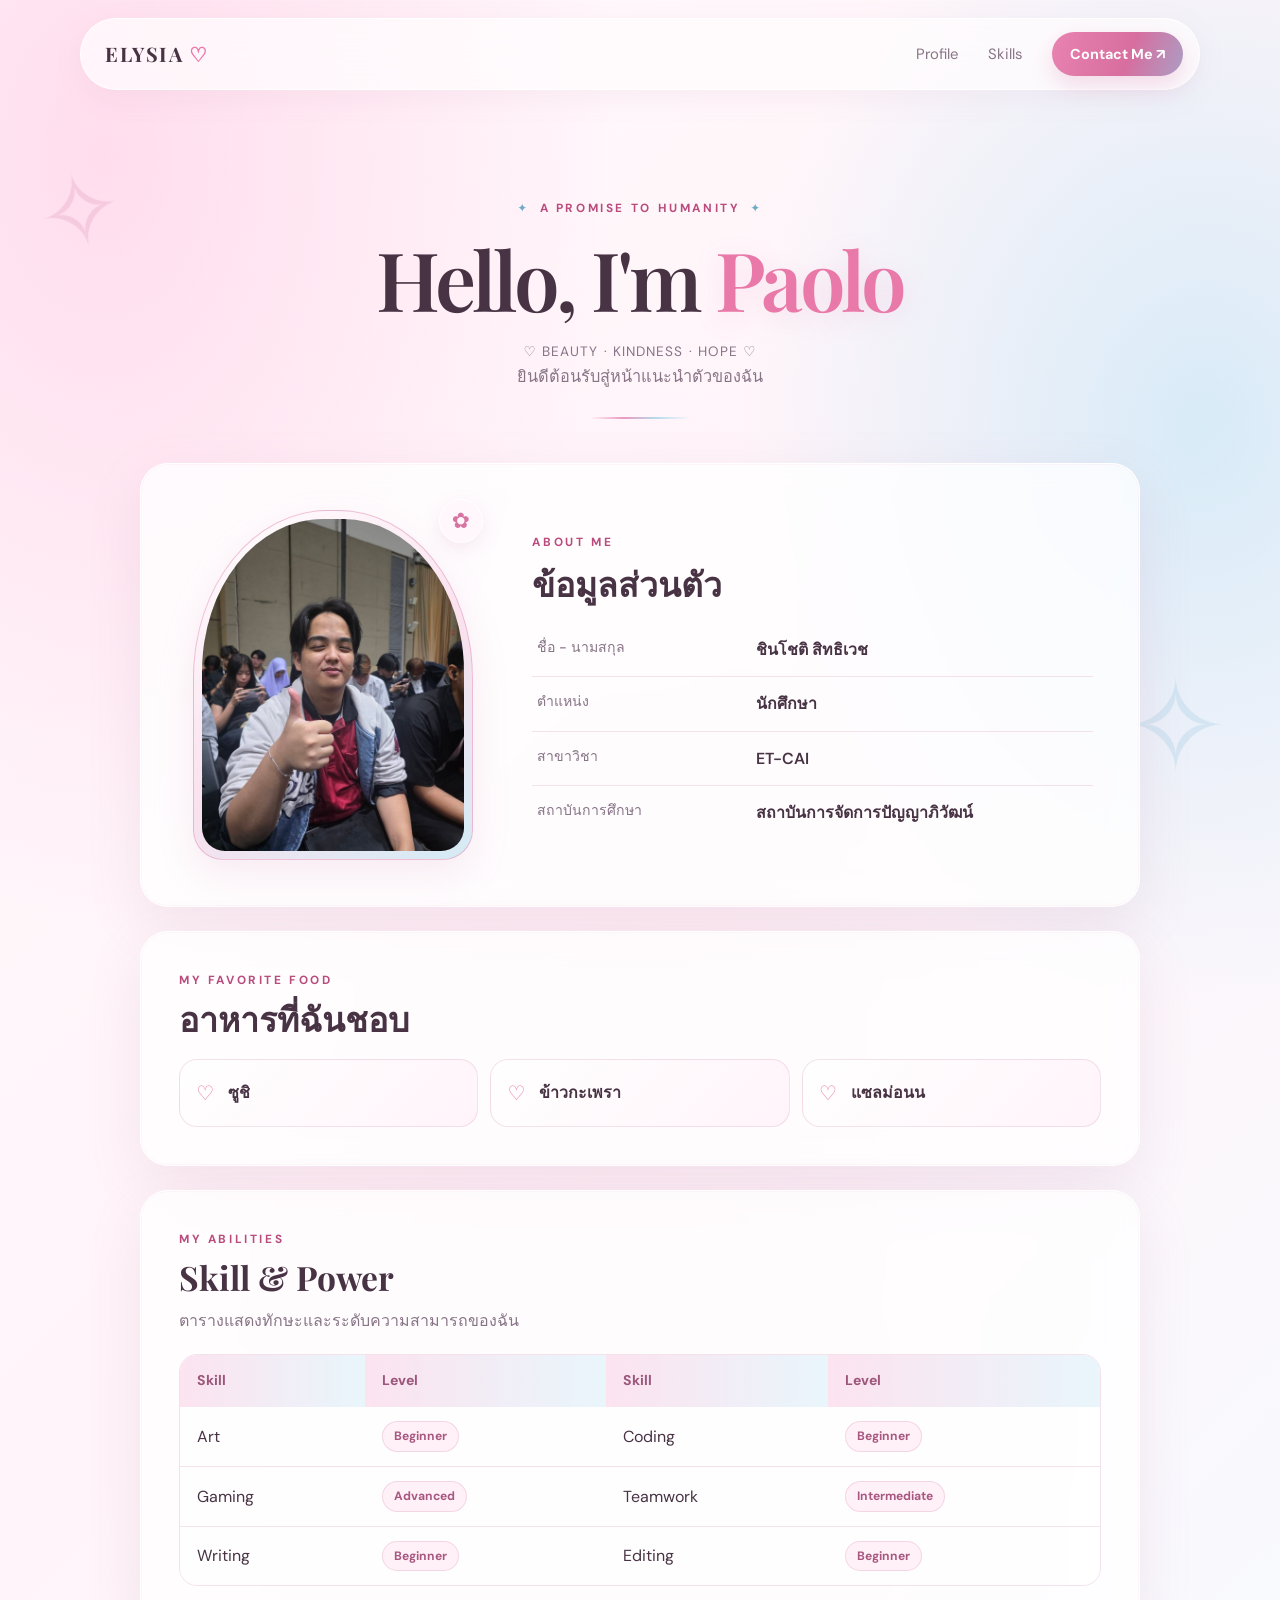
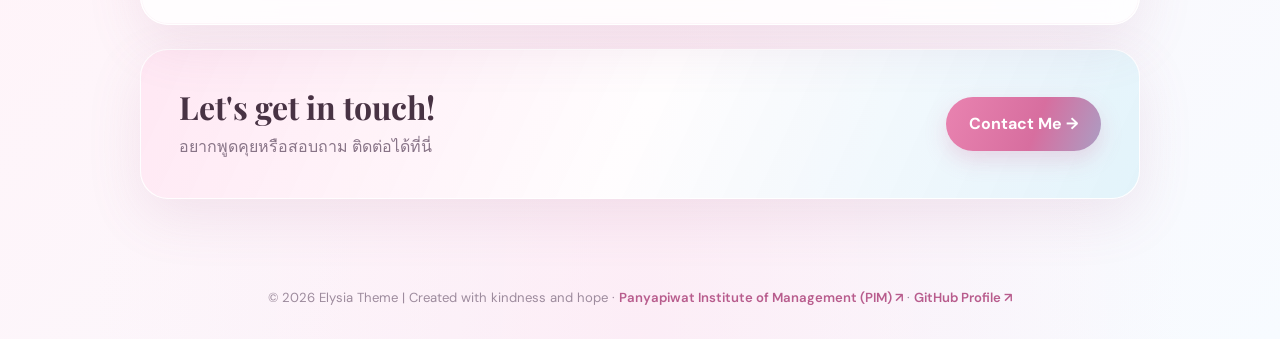
<file: index.html>
<!DOCTYPE html>
<html lang="th">
<head>
    <meta charset="UTF-8">
    <meta name="viewport" content="width=device-width, initial-scale=1.0">
    <meta name="theme-color" content="#fff4f9">
    <meta name="description" content="A soft, Elysia-inspired personal profile — a promise to humanity.">
    <title>Elysia — A Promise to Humanity | Profile</title>
    <link rel="stylesheet" href="styles.css">
</head>
<body>
    <header class="navbar">
        <a href="index.html" class="logo">ELYSIA<span>♡</span></a>
        <nav>
            <a href="#profile">Profile</a>
            <a href="#skills">Skills</a>
            <a href="Contact.html" class="nav-button">Contact Me ↗</a>
        </nav>
    </header>

    <main class="container">
        <section class="hero" id="profile">
            <p class="eyebrow">A PROMISE TO HUMANITY</p>
            <h1>Hello, I'm <span>Paolo</span></h1>
            <p class="intro" style="margin-top: 8px; font-size: .85rem; letter-spacing: .08em;">♡ BEAUTY · KINDNESS · HOPE ♡</p>
            <p class="intro">ยินดีต้อนรับสู่หน้าแนะนำตัวของฉัน</p>
        </section>

        <section class="profile-card">
            <div class="profile-photo">
                <!-- เปลี่ยน profile.jpg เป็นชื่อไฟล์รูปของตัวเอง -->
                <img src="prof.jpg" alt="รูปโปรไฟล์ของฉัน">
            </div>

            <div class="profile-info">
                <p class="eyebrow">ABOUT ME</p>
                <h2>ข้อมูลส่วนตัว</h2>

                <table class="info-table">
                    <tr>
                        <th>ชื่อ - นามสกุล</th>
                        <td>ชินโชติ สิทธิเวช</td>
                    </tr>
                    <tr>
                        <th>ตำแหน่ง</th>
                        <td>นักศึกษา</td>
                    </tr>
                    <tr>
                        <th>สาขาวิชา</th>
                        <td>ET-CAI</td>
                    </tr>
                    <tr>
                        <th>สถาบันการศึกษา</th>
                        <td>สถาบันการจัดการปัญญาภิวัฒน์</td>
                    </tr>
                </table>
            </div>
        </section>

        <section class="content-card">
            <p class="eyebrow">MY FAVORITE FOOD</p>
            <h2>อาหารที่ฉันชอบ </h2>
            <ol class="food-list">
                <li>ซูชิ</li>
                <li>ข้าวกะเพรา</li>
                <li>แซลม่อนน</li>
            </ol>
        </section>

        <section class="content-card" id="skills">
            <p class="eyebrow">MY ABILITIES</p>
            <h2>Skill & Power </h2>
            <p class="section-description">
                ตารางแสดงทักษะและระดับความสามารถของฉัน
            </p>

            <div class="table-wrapper">
                <table class="skill-table">
                    <thead>
                        <tr>
                            <th>Skill</th>
                            <th>Level</th>
                            <th>Skill</th>
                            <th>Level</th>
                        </tr>
                    </thead>
                    <tbody>
                        <tr>
                            <td>Art</td>
                            <td><span class="level">Beginner</span></td>
                            <td>Coding</td>
                            <td><span class="level">Beginner</span></td>
                        </tr>
                        <tr>
                            <td>Gaming</td>
                            <td><span class="level">Advanced</span></td>
                            <td>Teamwork</td>
                            <td><span class="level">Intermediate</span></td>
                        </tr>
                        <tr>
                            <td>Writing</td>
                            <td><span class="level">Beginner</span></td>
                            <td>Editing</td>
                            <td><span class="level">Beginner</span></td>
                        </tr>
                    </tbody>
                </table>
            </div>
        </section>

        <section class="contact-banner">
            <div>
                <h2>Let's get in touch!</h2>
                <p>อยากพูดคุยหรือสอบถาม ติดต่อได้ที่นี่</p>
            </div>
            <a href="Contact.html" class="primary-button">Contact Me →</a>
        </section>
    </main>

    <footer>
        <p>© 2026 Elysia Theme | Created with kindness and hope · <a class="footer-link" href="https://www.pim.ac.th" target="_blank" rel="noopener noreferrer">Panyapiwat Institute of Management (PIM) ↗</a> · <a class="footer-link" href="https://github.com/chinachot12-afk" target="_blank" rel="noopener noreferrer">GitHub Profile ↗</a></p>
    </footer>
</body>
</html>
</file>
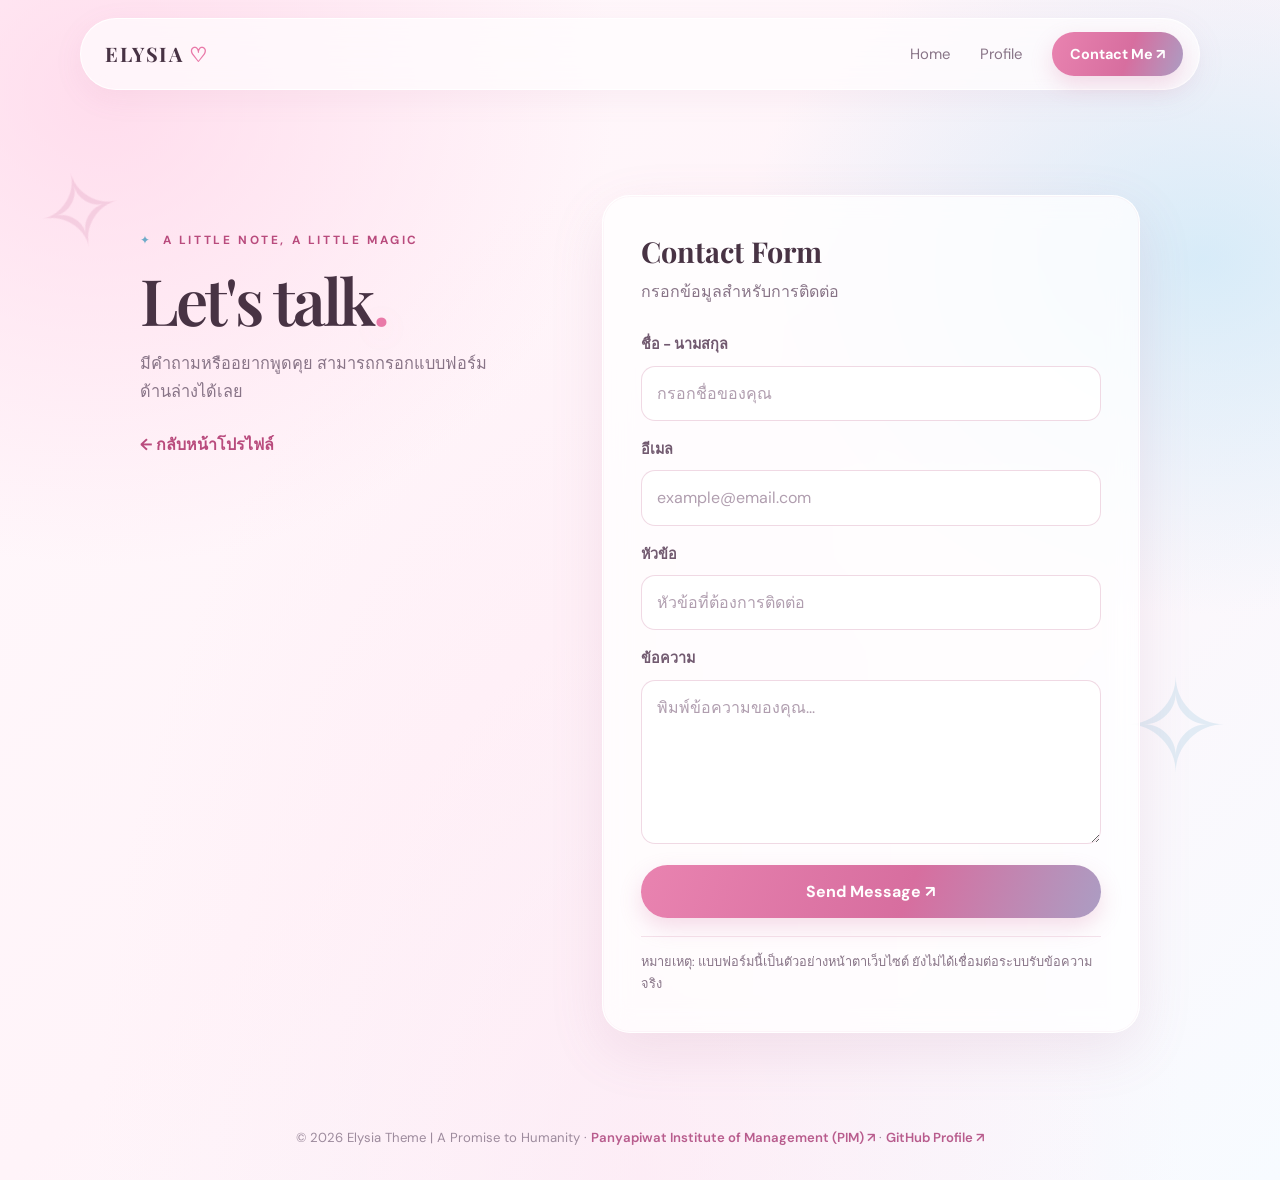
<file: Contact.html>
<!DOCTYPE html>
<html lang="th">
<head>
    <meta charset="UTF-8">
    <meta name="viewport" content="width=device-width, initial-scale=1.0">
    <meta name="theme-color" content="#fff4f9">
    <meta name="description" content="Get in touch in a soft, Elysia-inspired space.">
    <title>Elysia — Contact</title>
    <link rel="stylesheet" href="styles.css">
</head>
<body>
    <header class="navbar">
        <a href="index.html" class="logo">ELYSIA<span>♡</span></a>
        <nav>
            <a href="index.html">Home</a>
            <a href="index.html#profile">Profile</a>
            <a href="Contact.html" class="nav-button">Contact Me ↗</a>
        </nav>
    </header>

    <main class="container contact-layout">
        <section class="contact-heading">
            <p class="eyebrow">A LITTLE NOTE, A LITTLE MAGIC</p>
            <h1>Let's talk<span>.</span></h1>
            <p>มีคำถามหรืออยากพูดคุย สามารถกรอกแบบฟอร์มด้านล่างได้เลย</p>
            <a href="index.html" class="back-link">← กลับหน้าโปรไฟล์</a>
        </section>

        <section class="contact-card">
            <h2>Contact Form</h2>
            <p class="section-description">กรอกข้อมูลสำหรับการติดต่อ</p>

            <form action="#" method="get">
                <label for="name">ชื่อ - นามสกุล</label>
                <input type="text" id="name" name="name"
                       placeholder="กรอกชื่อของคุณ" required>

                <label for="email">อีเมล</label>
                <input type="email" id="email" name="email"
                       placeholder="example@email.com" required>

                <label for="subject">หัวข้อ</label>
                <input type="text" id="subject" name="subject"
                       placeholder="หัวข้อที่ต้องการติดต่อ" required>

                <label for="message">ข้อความ</label>
                <textarea id="message" name="message" rows="5"
                          placeholder="พิมพ์ข้อความของคุณ..." required></textarea>

                <button type="submit" class="primary-button submit-button">
                    Send Message ↗
                </button>
            </form>

            <p class="form-note">
                หมายเหตุ: แบบฟอร์มนี้เป็นตัวอย่างหน้าตาเว็บไซต์
                ยังไม่ได้เชื่อมต่อระบบรับข้อความจริง
            </p>
        </section>
    </main>

    <footer>
        <p>© 2026 Elysia Theme | A Promise to Humanity · <a class="footer-link" href="https://www.pim.ac.th" target="_blank" rel="noopener noreferrer">Panyapiwat Institute of Management (PIM) ↗</a> · <a class="footer-link" href="https://github.com/chinachot12-afk" target="_blank" rel="noopener noreferrer">GitHub Profile ↗</a></p>
    </footer>
</body>
</html>
</file>
<file: styles.css>
/* Elysia-inspired theme — soft rose, pearl, and crystal blue */
@import url('https://fonts.googleapis.com/css2?family=DM+Sans:wght@400;500;600;700&family=Playfair+Display:wght@500;600;700&display=swap');

:root {
    color-scheme: light;
    --rose: #e979a8;
    --rose-deep: #b94b7d;
    --rose-soft: #fbe3ee;
    --pink-glass: rgba(255, 255, 255, 0.78);
    --pearl: #fffafc;
    --ink: #483344;
    --muted: #887487;
    --blue: #b9dff1;
    --blue-deep: #6eabc9;
    --line: rgba(211, 143, 177, 0.25);
    --shadow: 0 18px 55px rgba(166, 101, 138, 0.12);
    --radius-lg: 28px;
    --radius-md: 18px;
}

* { box-sizing: border-box; }
html { scroll-behavior: smooth; }
body {
    margin: 0;
    min-height: 100vh;
    color: var(--ink);
    font-family: 'DM Sans', 'Noto Sans Thai', system-ui, -apple-system, sans-serif;
    line-height: 1.7;
    background:
        radial-gradient(ellipse at 8% 8%, rgba(255, 210, 231, .72), transparent 32rem),
        radial-gradient(ellipse at 94% 22%, rgba(195, 230, 247, .65), transparent 29rem),
        radial-gradient(ellipse at 50% 100%, rgba(255, 226, 240, .5), transparent 34rem),
        linear-gradient(135deg, #fff9fc 0%, #fff4f9 48%, #f7fbff 100%);
    overflow-x: hidden;
}

body::before, body::after {
    position: fixed;
    z-index: -1;
    pointer-events: none;
    content: '✧';
    color: rgba(211, 126, 169, .22);
    font-family: Georgia, serif;
    line-height: 1;
}
body::before { top: 18%; left: 3%; font-size: clamp(3rem, 8vw, 7rem); transform: rotate(-14deg); }
body::after { right: 4%; bottom: 12%; font-size: clamp(4rem, 10vw, 9rem); color: rgba(125, 183, 213, .2); }

a { color: inherit; text-decoration: none; }
button, input, textarea { font: inherit; }

.navbar {
    position: sticky;
    top: 0;
    z-index: 10;
    display: flex;
    align-items: center;
    justify-content: space-between;
    gap: 24px;
    width: min(1120px, calc(100% - 40px));
    margin: 18px auto 0;
    padding: 13px 16px 13px 24px;
    border: 1px solid rgba(255, 255, 255, .9);
    border-radius: 999px;
    background: rgba(255, 252, 254, .74);
    box-shadow: 0 8px 30px rgba(173, 117, 149, .08);
    backdrop-filter: blur(18px);
}
.logo {
    font-family: 'Playfair Display', Georgia, serif;
    font-size: 1.25rem;
    font-weight: 700;
    letter-spacing: .08em;
    white-space: nowrap;
}
.logo span { color: var(--rose); margin-left: 5px; }
.navbar nav { display: flex; align-items: center; gap: clamp(12px, 2.6vw, 30px); }
.navbar nav a:not(.nav-button) {
    color: var(--muted);
    font-size: .93rem;
    transition: color .2s ease;
}
.navbar nav a:not(.nav-button):hover { color: var(--rose-deep); }
.nav-button, .primary-button {
    display: inline-flex;
    align-items: center;
    justify-content: center;
    gap: 8px;
    border: 0;
    border-radius: 999px;
    color: white;
    font-weight: 700;
    background: linear-gradient(110deg, #e983b0 0%, #d76e9f 58%, #8cbfdd 130%);
    box-shadow: 0 9px 22px rgba(212, 112, 159, .24);
    transition: transform .2s ease, box-shadow .2s ease, filter .2s ease;
}
.nav-button { padding: 10px 18px; font-size: .9rem; }
.primary-button { padding: 13px 23px; cursor: pointer; }
.nav-button:hover, .primary-button:hover { transform: translateY(-2px); box-shadow: 0 13px 27px rgba(212, 112, 159, .3); filter: saturate(1.08); }

.container { width: min(1000px, calc(100% - 40px)); margin: 0 auto; }
.hero, .contact-heading { position: relative; text-align: center; }
.hero { padding: clamp(62px, 9vw, 108px) 0 44px; }
.eyebrow {
    margin: 0 0 11px;
    color: var(--rose-deep);
    font-size: .74rem;
    font-weight: 700;
    letter-spacing: .22em;
    text-transform: uppercase;
}
.hero .eyebrow::before, .contact-heading .eyebrow::before { content: '✦'; padding-right: 10px; color: var(--blue-deep); }
.hero .eyebrow::after, .contact-heading .eyebrow::after { content: '✦'; padding-left: 10px; color: var(--blue-deep); }
h1, h2 { margin-top: 0; line-height: 1.2; }
h1, h2, .content-card h2, .profile-info h2, .contact-card h2 {
    font-family: 'Playfair Display', Georgia, 'Noto Serif Thai', serif;
}
.hero h1, .contact-heading h1 {
    margin-bottom: 12px;
    font-size: clamp(2.7rem, 7.3vw, 5.1rem);
    font-weight: 600;
    letter-spacing: -.045em;
}
.hero h1 span, .contact-heading h1 span {
    color: var(--rose);
    text-shadow: 0 6px 28px rgba(230, 121, 168, .18);
}
.intro, .contact-heading > p:not(.eyebrow) { margin: 0; color: var(--muted); font-size: 1.02rem; }
.hero::after {
    display: block;
    width: 100px;
    height: 2px;
    margin: 27px auto 0;
    content: '';
    border-radius: 9px;
    background: linear-gradient(90deg, transparent, #e99ac0, #b7dcec, transparent);
}

.profile-card, .content-card, .contact-card {
    border: 1px solid rgba(255, 255, 255, .94);
    border-radius: var(--radius-lg);
    background: var(--pink-glass);
    box-shadow: var(--shadow), inset 0 0 0 1px rgba(231, 181, 204, .11);
    backdrop-filter: blur(14px);
}
.profile-card {
    display: grid;
    grid-template-columns: minmax(210px, .78fr) 1.5fr;
    align-items: center;
    gap: clamp(24px, 5vw, 54px);
    padding: clamp(24px, 4vw, 46px);
}
.profile-photo {
    position: relative;
    width: min(100%, 280px);
    aspect-ratio: 4 / 5;
    justify-self: center;
    padding: 8px;
    border: 1px solid rgba(226, 144, 182, .52);
    border-radius: 48% 48% 30px 30px;
    background: linear-gradient(145deg, rgba(255,255,255,.95), rgba(249,220,235,.86) 55%, rgba(198,229,242,.75));
    box-shadow: 0 14px 36px rgba(198, 130, 165, .15);
}
.profile-photo::before {
    position: absolute;
    top: -12px;
    right: -11px;
    z-index: 1;
    display: grid;
    width: 42px;
    height: 42px;
    place-items: center;
    content: '✿';
    color: #d774a1;
    border: 1px solid white;
    border-radius: 50%;
    background: #fff7fb;
    box-shadow: 0 6px 18px rgba(190, 115, 153, .15);
    font-size: 1.35rem;
}
.profile-photo img {
    display: block;
    width: 100%;
    height: 100%;
    object-fit: cover;
    border-radius: 46% 46% 23px 23px;
    background: linear-gradient(145deg, #f8ddeb, #d7edf7);
}
.profile-info h2, .content-card h2 { margin-bottom: 20px; font-size: clamp(1.65rem, 3.8vw, 2.1rem); }
.info-table { width: 100%; border-collapse: collapse; }
.info-table tr + tr { border-top: 1px solid var(--line); }
.info-table th, .info-table td { padding: 13px 5px; text-align: left; vertical-align: top; }
.info-table th { width: 39%; color: var(--muted); font-size: .88rem; font-weight: 500; }
.info-table td { font-weight: 600; }

.content-card { margin-top: 24px; padding: clamp(24px, 4vw, 38px); }
.content-card > .eyebrow { margin-bottom: 8px; }
.food-list { display: grid; grid-template-columns: repeat(3, 1fr); gap: 12px; margin: 0; padding: 0; list-style: none; counter-reset: food; }
.food-list li {
    position: relative;
    display: flex;
    align-items: center;
    min-height: 68px;
    padding: 16px 17px 16px 48px;
    border: 1px solid var(--line);
    border-radius: var(--radius-md);
    background: linear-gradient(135deg, rgba(255,255,255,.88), rgba(255,239,247,.7));
    font-weight: 600;
    counter-increment: food;
}
.food-list li::before {
    position: absolute;
    left: 16px;
    color: var(--rose);
    content: '♡';
    font-size: 1.25rem;
}
.section-description { margin-top: -10px; margin-bottom: 20px; color: var(--muted); }
.table-wrapper { overflow-x: auto; border: 1px solid var(--line); border-radius: 18px; }
.skill-table { width: 100%; border-collapse: collapse; background: rgba(255,255,255,.56); }
.skill-table th { color: #9d567b; background: linear-gradient(90deg, rgba(251,222,237,.85), rgba(224,242,250,.72)); font-size: .88rem; font-weight: 700; }
.skill-table th, .skill-table td { padding: 14px 17px; text-align: left; }
.skill-table tbody tr + tr { border-top: 1px solid var(--line); }
.skill-table tbody tr { transition: background .2s ease; }
.skill-table tbody tr:hover { background: rgba(255, 236, 246, .65); }
.level { display: inline-block; padding: 4px 11px; border: 1px solid rgba(216, 141, 177, .28); border-radius: 999px; color: #a85880; background: #fff1f7; font-size: .76rem; font-weight: 700; white-space: nowrap; }

.contact-banner {
    display: flex;
    align-items: center;
    justify-content: space-between;
    gap: 24px;
    margin: 24px 0 64px;
    padding: clamp(25px, 4vw, 38px);
    border: 1px solid rgba(255,255,255,.92);
    border-radius: var(--radius-lg);
    background: linear-gradient(115deg, rgba(255,230,242,.9), rgba(255,255,255,.84) 50%, rgba(223,242,250,.9));
    box-shadow: var(--shadow);
}
.contact-banner h2 { margin-bottom: 6px; font-size: clamp(1.5rem, 3.5vw, 2rem); }
.contact-banner p { margin: 0; color: var(--muted); }

.contact-layout { display: grid; grid-template-columns: .85fr 1.15fr; align-items: start; gap: clamp(28px, 5vw, 64px); padding-top: clamp(60px, 9vw, 105px); padding-bottom: 70px; }
.contact-heading { position: sticky; top: 120px; padding-top: 35px; text-align: left; }
.contact-heading .eyebrow::before { padding-left: 0; }
.contact-heading .eyebrow::after { content: ''; padding: 0; }
.contact-heading h1 { font-size: clamp(2.7rem, 5vw, 4.2rem); }
.contact-heading > p:not(.eyebrow) { max-width: 360px; }
.back-link { display: inline-flex; margin-top: 25px; color: var(--rose-deep); font-weight: 700; transition: transform .2s ease; }
.back-link:hover { transform: translateX(-3px); }
.contact-card { padding: clamp(24px, 4vw, 38px); }
.contact-card h2 { margin-bottom: 9px; font-size: 1.8rem; }
.contact-card .section-description { margin-top: 0; }
.contact-card form { display: grid; gap: 9px; }
.contact-card label { margin-top: 7px; color: #725a70; font-size: .9rem; font-weight: 700; }
.contact-card input, .contact-card textarea {
    width: 100%;
    padding: 13px 15px;
    border: 1px solid rgba(211, 143, 177, .34);
    border-radius: 14px;
    outline: none;
    color: var(--ink);
    background: rgba(255,255,255,.82);
    transition: border-color .2s ease, box-shadow .2s ease, background .2s ease;
}
.contact-card input::placeholder, .contact-card textarea::placeholder { color: #b09eaf; }
.contact-card input:focus, .contact-card textarea:focus { border-color: var(--rose); background: white; box-shadow: 0 0 0 4px rgba(233, 121, 168, .13); }
.contact-card textarea { min-height: 130px; resize: vertical; }
.submit-button { margin-top: 12px; width: 100%; }
.form-note { margin: 18px 0 0; padding-top: 14px; border-top: 1px solid var(--line); color: var(--muted); font-size: .8rem; }

footer { padding: 24px 20px 30px; color: #9d8b9d; text-align: center; font-size: .82rem; }
footer p { margin: 0; }
.footer-link { color: #b85c8d; text-decoration: none; font-weight: 600; transition: color .2s ease; }
.footer-link:hover { color: #6eabc9; text-decoration: underline; text-underline-offset: 3px; }

::selection { color: #743c5d; background: #f9d2e4; }
:focus-visible { outline: 3px solid rgba(110,171,201,.7); outline-offset: 3px; }

@media (max-width: 760px) {
    .navbar { width: calc(100% - 24px); margin-top: 10px; padding: 10px 12px 10px 18px; }
    .navbar nav { gap: 12px; }
    .navbar nav a:not(.nav-button) { font-size: .82rem; }
    .nav-button { padding: 9px 13px; font-size: .8rem; }
    .container { width: calc(100% - 28px); }
    .profile-card { grid-template-columns: 1fr; }
    .profile-photo { width: min(68%, 245px); aspect-ratio: 4 / 4.5; }
    .profile-info h2 { text-align: center; }
    .profile-info > .eyebrow { text-align: center; }
    .food-list { grid-template-columns: 1fr; }
    .food-list li { min-height: 56px; }
    .contact-layout { grid-template-columns: 1fr; gap: 25px; padding-top: 45px; }
    .contact-heading { position: static; padding-top: 0; text-align: center; }
    .contact-heading > p:not(.eyebrow) { margin-inline: auto; }
    .contact-banner { align-items: flex-start; flex-direction: column; margin-bottom: 40px; }
}
@media (max-width: 430px) {
    .logo { font-size: 1rem; }
    .navbar { gap: 8px; }
    .navbar nav { gap: 9px; }
    .navbar nav a:not(.nav-button) { font-size: .75rem; }
    .nav-button { padding: 8px 10px; font-size: .73rem; }
    .info-table th, .info-table td { padding: 11px 4px; font-size: .84rem; }
    .skill-table th, .skill-table td { padding: 12px 10px; font-size: .82rem; }
}
@media (prefers-reduced-motion: reduce) {
    *, *::before, *::after { scroll-behavior: auto !important; transition-duration: .01ms !important; animation-duration: .01ms !important; }
}
</file>
